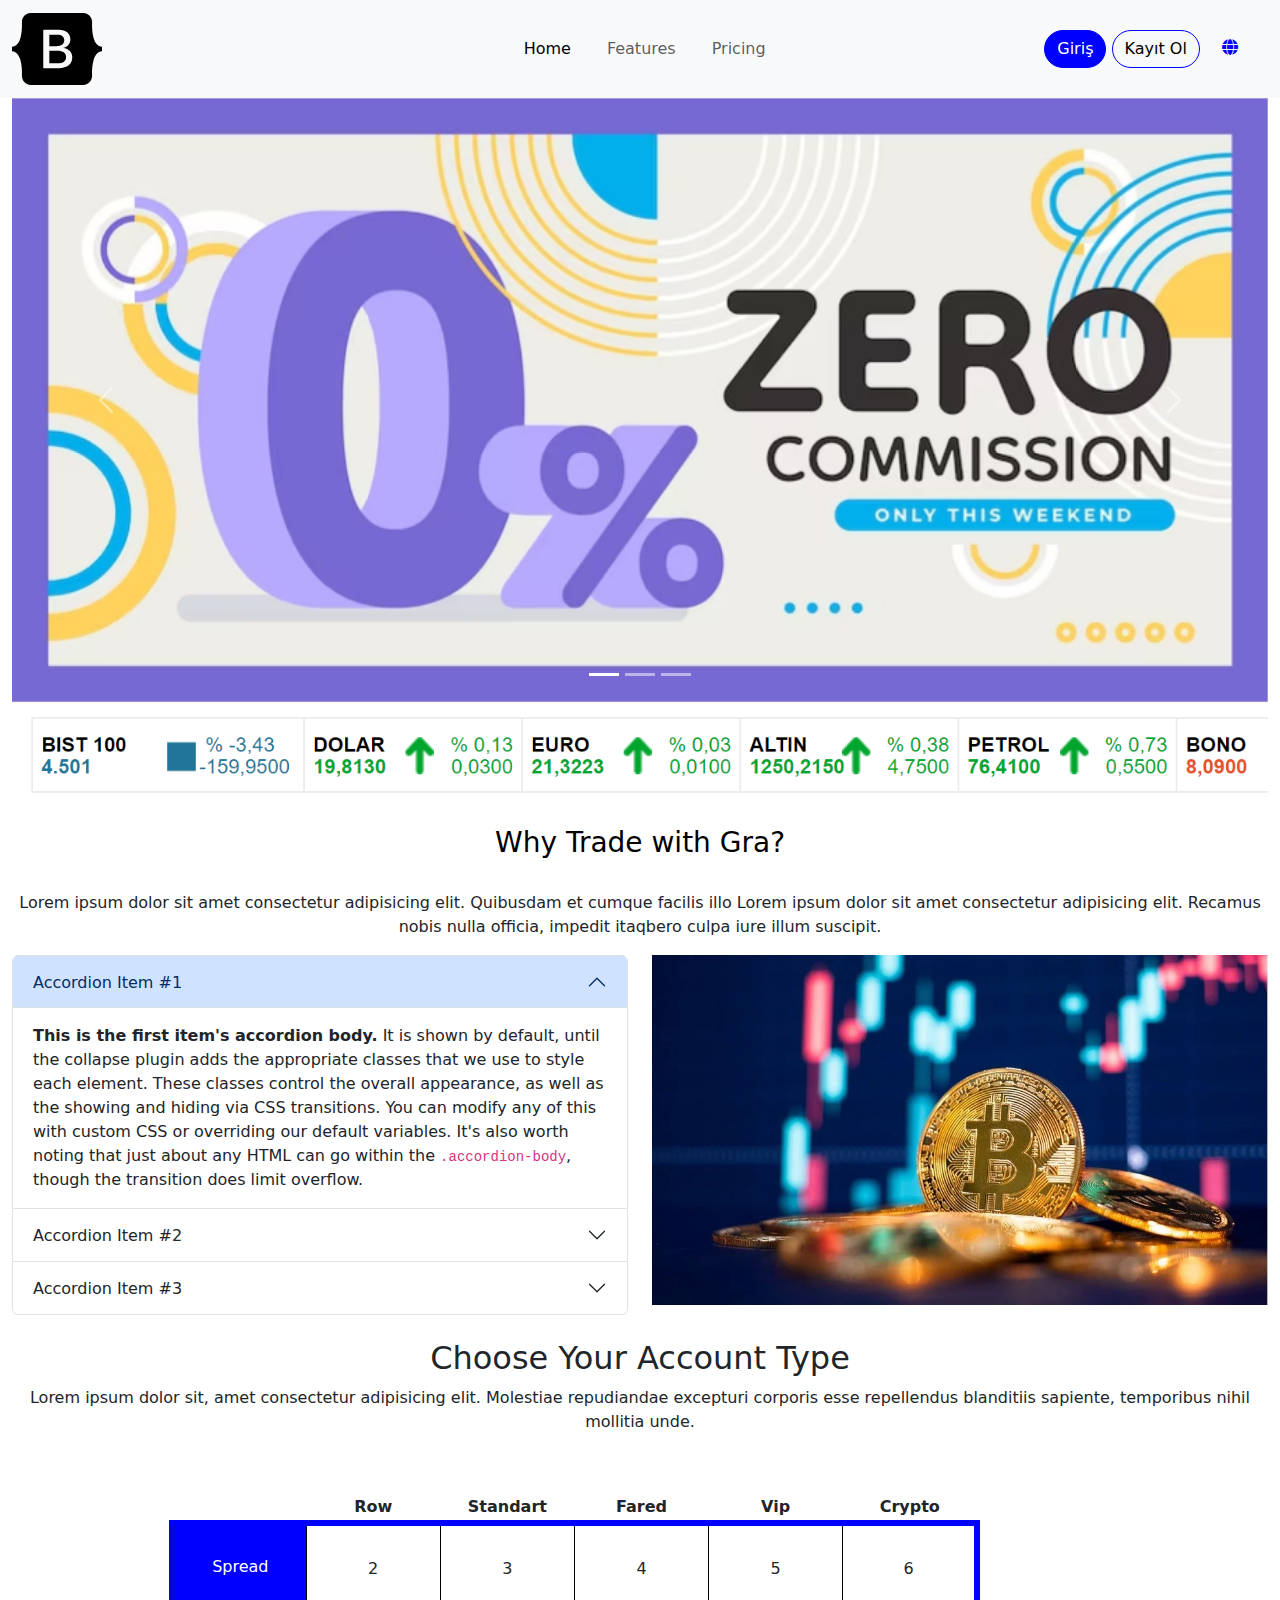
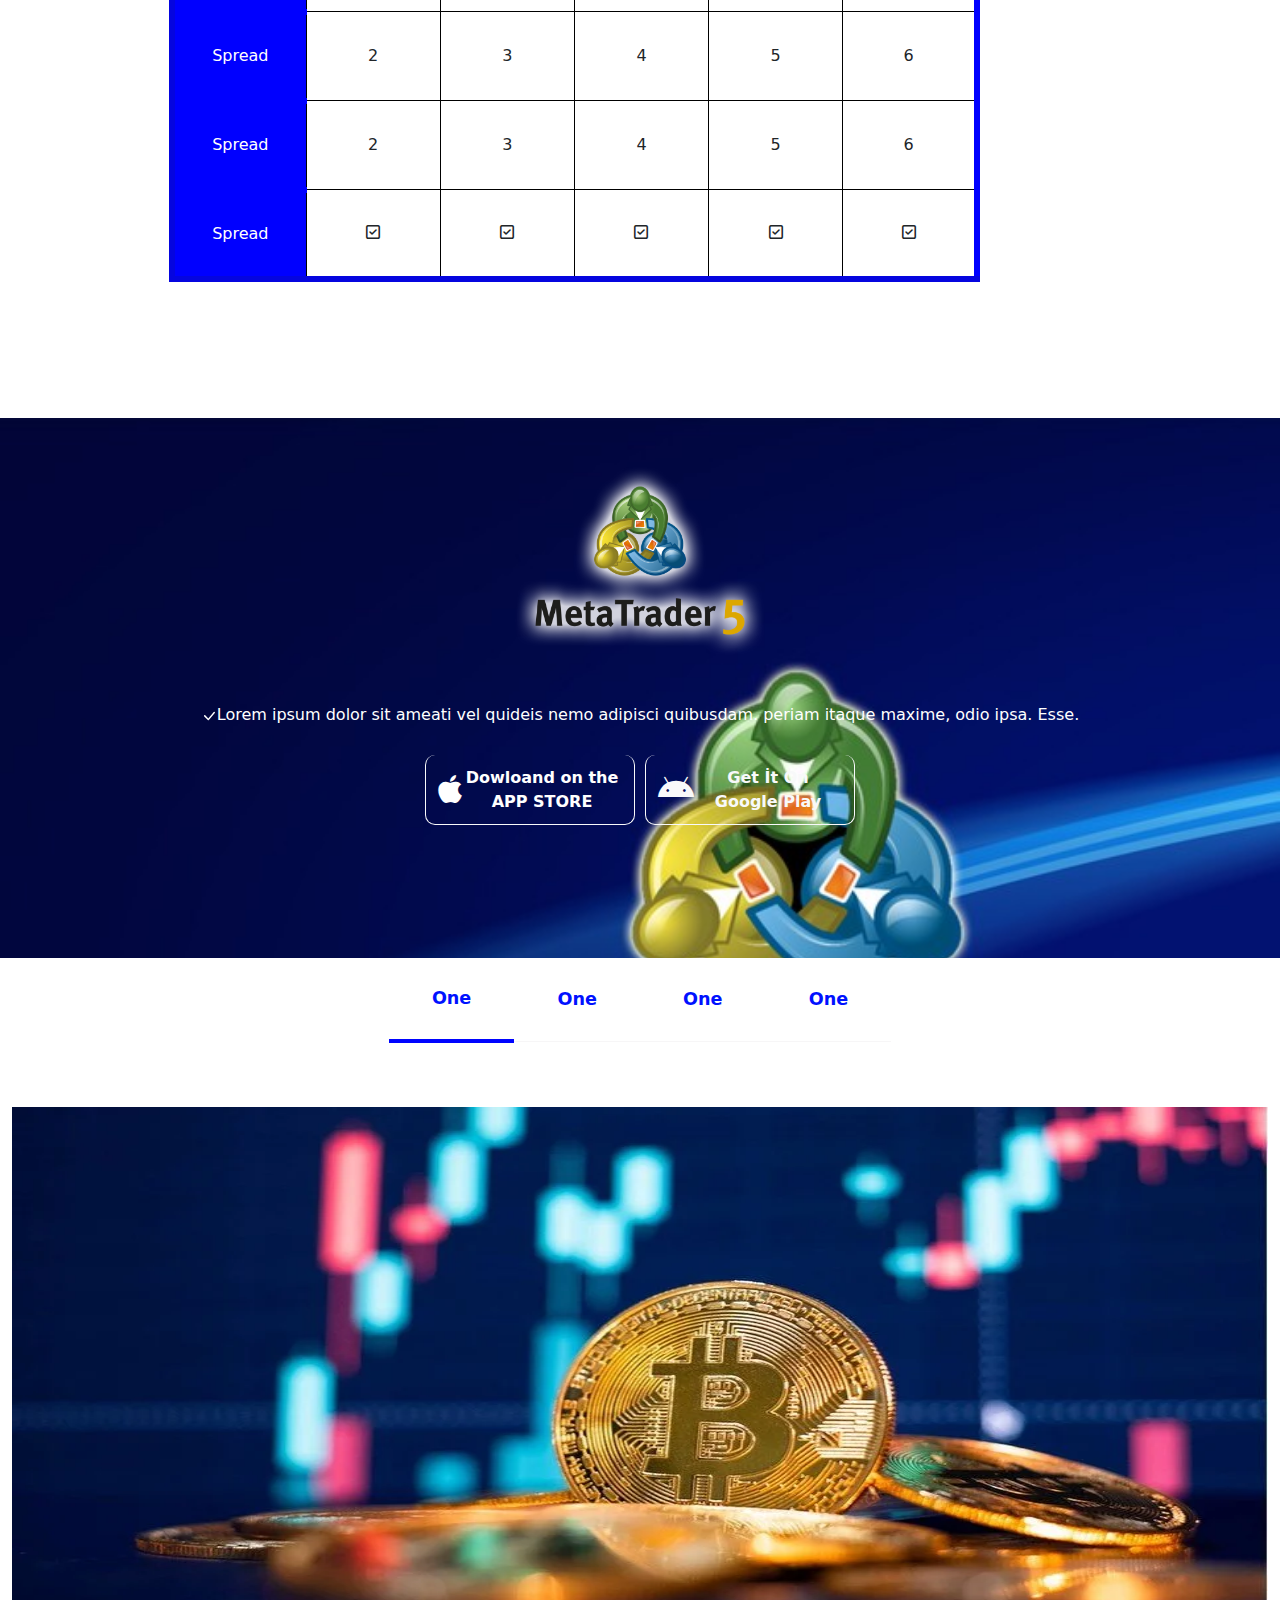
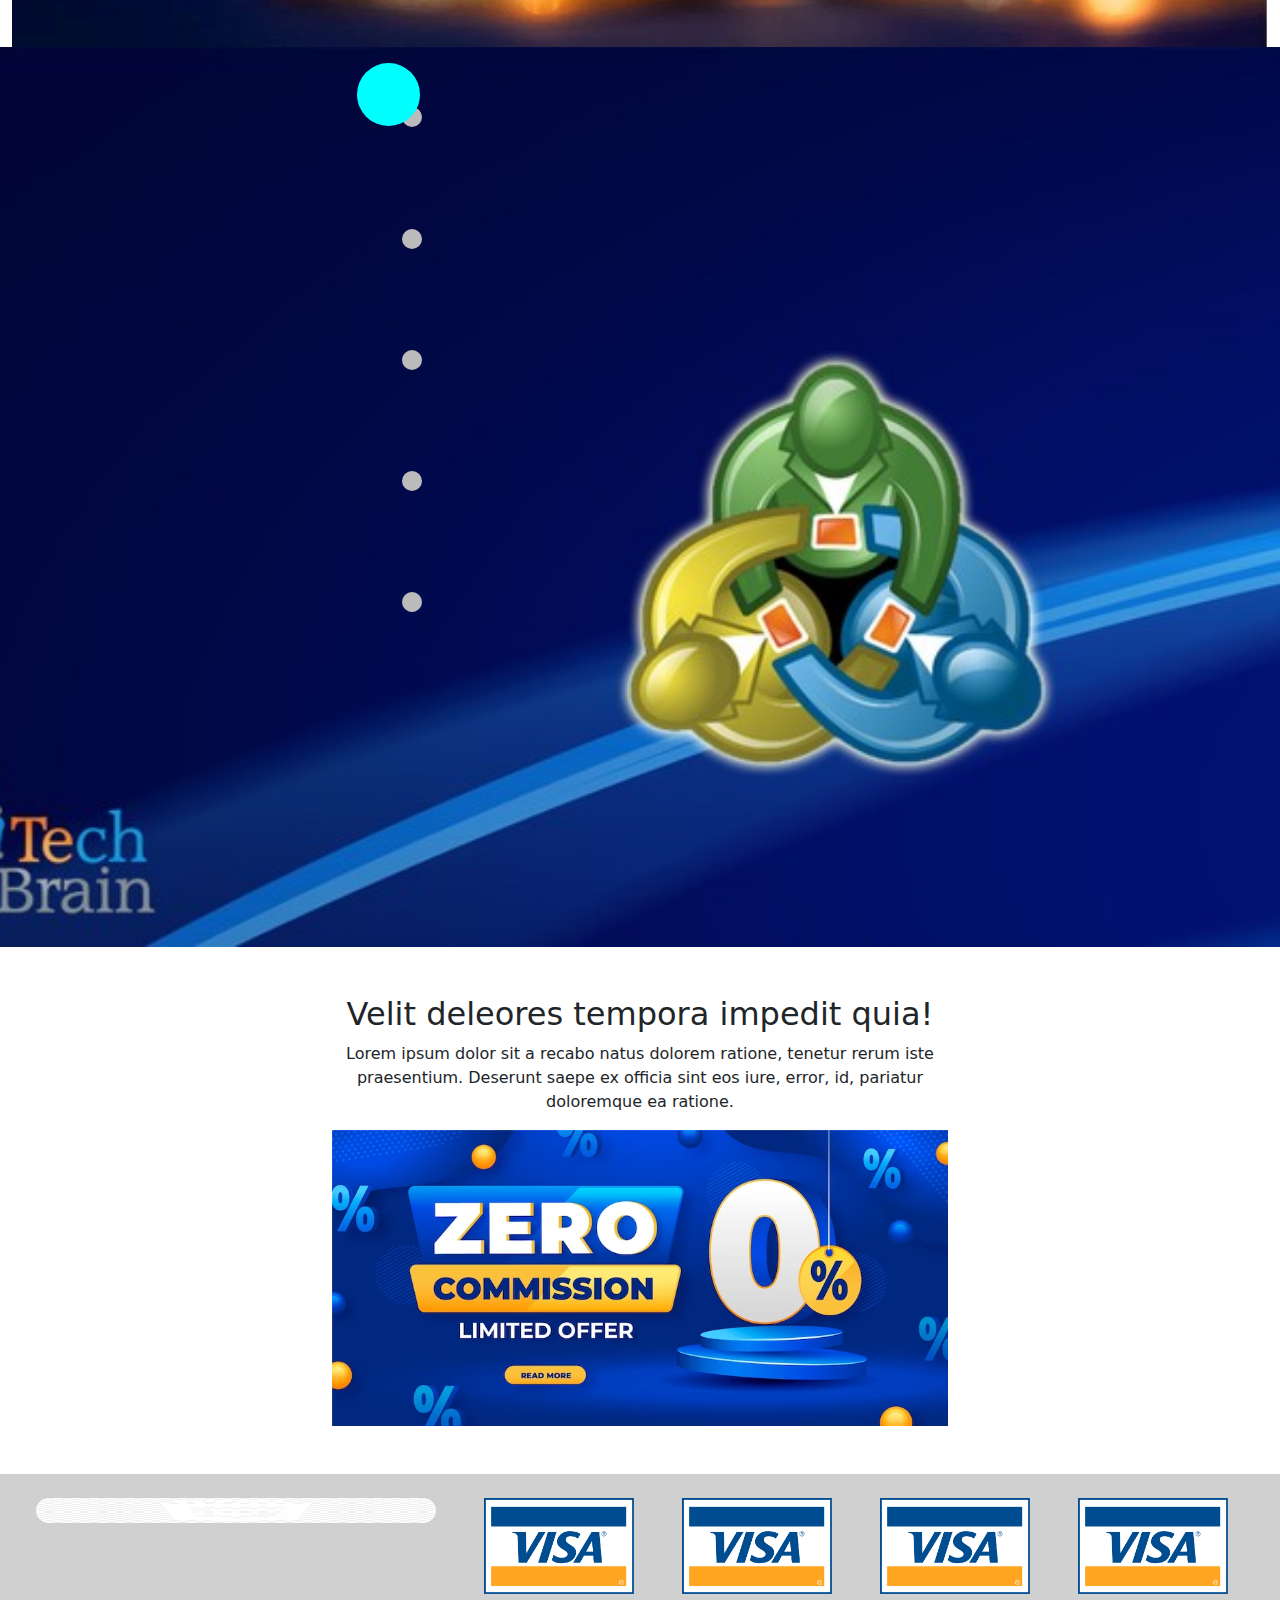
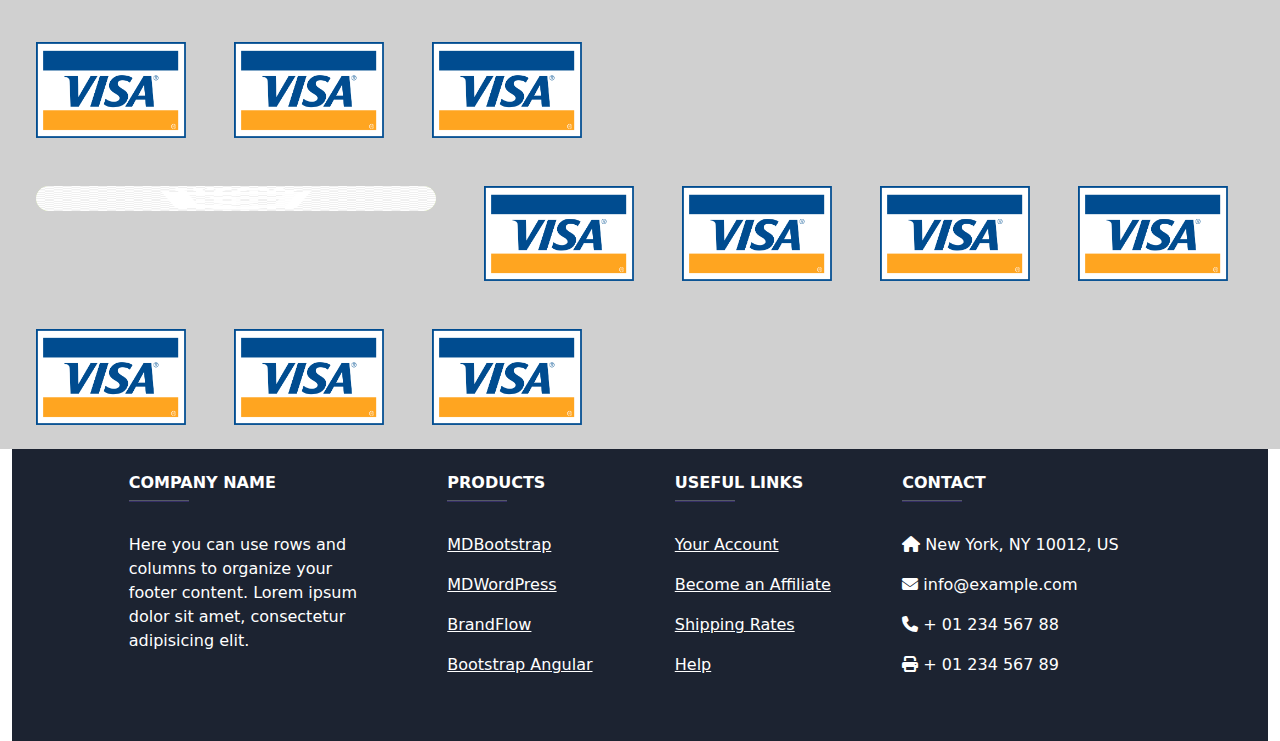
<file: index.html>
<!DOCTYPE html>
<html lang="en">
<head>
    <meta charset="UTF-8">
    <meta http-equiv="X-UA-Compatible" content="IE=edge">
    <meta name="viewport" content="width=device-width, initial-scale=1.0">
    <title>Proje</title>
    <link rel="stylesheet" href="bootstrap.css">
    <link rel="stylesheet" href="still.css">
    <link rel="stylesheet" href="https://cdnjs.cloudflare.com/ajax/libs/font-awesome/6.4.0/css/all.min.css"/>
    <script src="bootstrap.js"></script>
    <script
  src="https://code.jquery.com/jquery-3.3.1.js"
  integrity="sha256-2Kok7MbOyxpgUVvAk/HJ2jigOSYS2auK4Pfzbm7uH60="
  crossorigin="anonymous"></script>

</head>
<body>
  <div class="ust-kisim">
    <nav class="navbar navbar-expand-lg bg-body-tertiary">
      <div class="container-fluid">
        <a class="navbar-brand" href="#"><img src="img/bootstrap-logo-black.svg" width="90" alt=""></a>
        <button class="navbar-toggler" type="button" data-bs-toggle="collapse" data-bs-target="#navbarNav" aria-controls="navbarNav" aria-expanded="false" aria-label="Toggle navigation">
          <span class="navbar-toggler-icon"></span>
        </button>
        <div class="collapse navbar-collapse" id="navbarNav">
          <ul class="navbar-nav mx-auto mr-3">
            <li class="nav-item">
              <a class="nav-link active" aria-current="page" href="#">Home</a>
            </li>
            <li class="nav-item">
              <a class="nav-link" href="#">Features</a>
            </li>
            <li class="nav-item">
              <a class="nav-link" href="#">Pricing</a>
            </li>
          </ul>
          <div class="btn giris-btn">
              <button type="button" class="btn btn-primary giris-buton">Giriş</button>
              <button type="button" class="btn btn-light kayit">Kayıt Ol </button>
              <i class="fa-solid fa-globe p-2 world"></i>
          </div>                
        </div>
      </div>
    </nav>
 </div>
    



<div class="container-fluid">
  <div class="row">
    <div class="col-md-12 slide">
      <div id="carouselExampleCaptions" class="carousel slide">
        <div class="carousel-indicators">
          <button type="button" data-bs-target="#carouselExampleCaptions" data-bs-slide-to="0" class="active" aria-current="true" aria-label="Slide 1"></button>
          <button type="button" data-bs-target="#carouselExampleCaptions" data-bs-slide-to="1" aria-label="Slide 2"></button>
          <button type="button" data-bs-target="#carouselExampleCaptions" data-bs-slide-to="2" aria-label="Slide 3"></button>
        </div>
        <div class="carousel-inner">
          <div class="carousel-item active">
            <img src="img/sale-banner-zero-commission-template-design_23-2149834592.avif" class="w-100" height="100%" width="100%" alt="...">
            <div class="carousel-caption d-none d-md-block">
            </div>
          </div>
          <div class="carousel-item">
            <img src="img/bitcoin.webp" class="d-block w-100" alt="...">
            <div class="carousel-caption d-none d-md-block">
            </div>
          </div>
          <div class="carousel-item">
            <img src="img/gradient-zero-commission-sale-banner_52683-98503.avif" class="d-block w-100" alt="...">
            <div class="carousel-caption d-none d-md-block">
            </div>
          </div>
        </div>
        <button class="carousel-control-prev" type="button" data-bs-target="#carouselExampleCaptions" data-bs-slide="prev">
          <span class="carousel-control-prev-icon" aria-hidden="true"></span>
          <span class="visually-hidden">Önceki</span>
        </button>
        <button class="carousel-control-next" type="button" data-bs-target="#carouselExampleCaptions" data-bs-slide="next">
          <span class="carousel-control-next-icon" aria-hidden="true"></span>
          <span class="visually-hidden">Sonraki</span>
        </button>
      </div>
    </div>
  </div>
</div>
    
        
     
      </div>
        <div class="container-fluid endex">
          <div class="row">
            <div class="col-md-12">
             <img  class="img-fluid" src="img/Adsız.png" alt="">
            </div>
          </div>
        </div>
         
        <div class="container-fluid">
          <div class="row">
            <div class="col-md-12">
              <h3 class="d-flex align-items-center justify-content-center p-4 text-black">Why Trade with Gra?</h3>
              <p class="d-flex justify-content-center align-items-center text-center">Lorem ipsum dolor sit amet consectetur adipisicing elit. Quibusdam et cumque facilis illo Lorem ipsum dolor sit amet consectetur adipisicing elit. Recamus nobis nulla officia, impedit itaqbero culpa iure illum suscipit.</p>
            </div>
          </div>
        </div>
         
<div class="container-fluid">
  <div class="row d-flex">
    <div class="col-md-6">
      <div class="accordion" id="accordionExample">
        <div class="accordion-item">
          <h2 class="accordion-header" id="headingOne">
            <button onclick="document.getElementById('myImage').src='img/bitcoin.webp'" class="accordion-button" type="button" data-bs-toggle="collapse" data-bs-target="#collapseOne" aria-expanded="true" aria-controls="collapseOne">
              Accordion Item #1
            </button>
          </h2>
          <div id="collapseOne" class="accordion-collapse collapse show" aria-labelledby="headingOne" data-bs-parent="#accordionExample">
            <div class="accordion-body">
              <strong>This is the first item's accordion body.</strong> It is shown by default, until the collapse plugin adds the appropriate classes that we use to style each element. These classes control the overall appearance, as well as the showing and hiding via CSS transitions. You can modify any of this with custom CSS or overriding our default variables. It's also worth noting that just about any HTML can go within the <code>.accordion-body</code>, though the transition does limit overflow.
            </div>
          </div>
        </div>
        <div class="accordion-item">
          <h2 class="accordion-header" id="headingTwo">
            <button onclick="document.getElementById('myImage').src='img/sale-banner-zero-commission-template-design_23-2149834592.avif'" class="accordion-button collapsed" type="button" data-bs-toggle="collapse" data-bs-target="#collapseTwo" aria-expanded="false" aria-controls="collapseTwo" >
              Accordion Item #2
            </button>
          </h2>
          <div id="collapseTwo" class="accordion-collapse collapse" aria-labelledby="headingTwo" data-bs-parent="#accordionExample">
            <div class="accordion-body">
              <strong>This is the second item's accordion body.</strong> It is hidden by default, until the collapse plugin adds the appropriate classes that we use to style each element. These classes control the overall appearance, as well as the showing and hiding via CSS transitions. You can modify any of this with custom CSS or overriding our default variables. It's also worth noting that just about any HTML can go within the <code>.accordion-body</code>, though the transition does limit overflow.
            </div>
          </div>
        </div>
        <div class="accordion-item">
          <h2 class="accordion-header" id="headingThree">
            <button onclick="document.getElementById('myImage').src='img/gradient-zero-commission-sale-banner_52683-98503.avif'" class="accordion-button collapsed" type="button" data-bs-toggle="collapse" data-bs-target="#collapseThree" aria-expanded="false" aria-controls="collapseThree">
              Accordion Item #3
            </button>
          </h2>
          <div id="collapseThree" class="accordion-collapse collapse" aria-labelledby="headingThree" data-bs-parent="#accordionExample">
            <div class="accordion-body">
              <strong>This is the third item's accordion body.</strong> It is hidden by default, until the collapse plugin adds the appropriate classes that we use to style each element. These classes control the overall appearance, as well as the showing and hiding via CSS transitions. You can modify any of this with custom CSS or overriding our default variables. It's also worth noting that just about any HTML can go within the <code>.accordion-body</code>, though the transition does limit overflow.
            </div>
          </div>
        </div>
      </div>
    </div>
    <div class="col-md-6">
      <img class="img-fluid" src="img/bitcoin.webp" alt="" id="myImage">
    </div>
  </div>
</div>
        <div class="container-fluid p-4">
          <div class="row">
            <div class="col-md-12 ">
              <h2 class="text-center">Choose Your Account Type</h2>
              <p class="text-center">Lorem ipsum dolor sit, amet consectetur adipisicing elit. Molestiae repudiandae excepturi corporis esse repellendus blanditiis sapiente, temporibus nihil mollitia unde.</p>
            </div>
          </div>
        </div> 

<div class="container-fluid">
  <div class="row">
    <div class="col-md-12 d-flex align-items-center justify-content-center table">
      <table style="width: 75%; height: 200px;">
        <tr class="text-center nohover">
          <th></th>
          <th class="hover2">Row</th>
          <th>Standart</th>
          <th>Fared</th>
          <th>Vip</th>
          <th>Crypto</th>
          <th class="bordersiz"></th>
        </tr>
        <tr class="text-center satır ">
          <td class="mavi satır1 sol-mavi">Spread</td>
          <td class="hover2 ust-mavi">2</td>
          <td class="ust-mavi">3</td>
          <td class="ust-mavi">4</td>
          <td class="ust-mavi">5</td>
          <td class="sag-mavi ust-mavi">6</td>
          <td class="bordersiz">Get Started</td>
        </tr>
        <tr class="text-center satır">
          <td class="mavi beyaz satır1 sol-mavi">Spread</td>
          <td class="hover2">2</td>
          <td>3</td>
          <td>4</td>
          <td>5</td>
          <td class="sag-mavi">6</td>
          <td class="bordersiz">Get Started</td>
        </tr>
        <tr class="text-center satır">
          <td class="mavi beyaz satır1 sol-mavi">Spread</td>
          <td class="hover2">2</td>
          <td>3</td>
          <td>4</td>
          <td>5</td>
          <td class="sag-mavi">6</td>
          <td class="bordersiz">Get Started</td>
        </tr>
        <tr class="text-center satır ">
          <td  class="satır1 mavi alt-mavi sol-mavi">Spread</td>
          <td class=" alt-mavi hover2"><i class="fa-regular fa-square-check"></i></td>
          <td class=" alt-mavi"><i class="fa-regular fa-square-check"></i></td>
          <td class=" alt-mavi"><i class="fa-regular fa-square-check"></i></td>
          <td class=" alt-mavi"><i class="fa-regular fa-square-check"></i></td>
          <td class="sag-mavi alt-mavi"><i class="fa-regular fa-square-check"></i></td>
          <td class="bordersiz">Get Started</td>
        </tr>
      </table>
    </div>
  </div>
</div>

    <div class="container-fluid">
      <div class="row">
        <div class="col-md-12 meta">
          <div class="img d-flex justify-content-center align-items-center m-logo m-4 p-4">
            <img src="img/mt5logoclean.png" width="250px" alt="">
          </div>
          <p class="text-center meta-title"> <svg xmlns="http://www.w3.org/2000/svg" width="16" height="16" fill="currentColor" class="bi bi-check-lg" viewBox="0 0 16 16">
            <path d="M12.736 3.97a.733.733 0 0 1 1.047 0c.286.289.29.756.01 1.05L7.88 12.01a.733.733 0 0 1-1.065.02L3.217 8.384a.757.757 0 0 1 0-1.06.733.733 0 0 1 1.047 0l3.052 3.093 5.4-6.425a.247.247 0 0 1 .02-.022Z"/>
          </svg>Lorem ipsum dolor sit ameati vel quideis nemo adipisci quibusdam. periam itaque maxime, odio ipsa. Esse.</p>
         <div class="btn meta-btn text-center">
          <button type="button" onclick="window.location.href='https://www.apple.com/tr/store'" class="btn btn-outline-light meta-btn1 d-flex align-items-center justify-content-center fw-bolder"><i class="fa-brands fa-apple fa-2xl"></i>Dowloand on the  APP STORE</button>
          <button type="button" onclick="window.location.href='https://play.google.com/store/games?hl=tr&gl=US'" class="btn btn-outline-light meta-btn2 d-flex align-items-center justify-content-center fw-bolder"><i class="fa-brands fa-android fa-2xl"></i>Get İt On Google Play</button>
         </div>
        </div>
      </div>
    </div>   
<div class="container-fluid">
  <div class="row ">
    <div class="col-md-12">
      <div class="tabs d-flex justify-content-center align-items-center img-fluid">
        <div class="tab-2 ">
          <label for="tab2-1" onclick="document.getElementById('myImage1').src='img/bitcoin.webp'" class="fw-bold">One</label>
          <input id="tab2-1" name="tabs-two" type="radio" checked="checked">
          <div>
         
          </div>
        </div>
        <div class="tab-2">
          <label for="tab2-2" onclick="document.getElementById('myImage1').src='img/gradient-zero-commission-sale-banner_52683-98503.avif'" class="fw-bold">One</label>
          <input id="tab2-2" name="tabs-two" type="radio">
          <div>
           
          </div>
        </div>
        <div class="tab-2">
          <label for="tab2-3" onclick="document.getElementById('myImage1').src='img/sale-banner-zero-commission-template-design_23-2149834592.avif'" class="fw-bold">One</label>
          <input id="tab2-3" name="tabs-two" type="radio" >
          <div>
           
          </div>
        </div>
        <div class="tab-2">
          <label for="tab2-4" onclick="document.getElementById('myImage1').src='img/1655876562-8b760363b864400a06f7f5cd73f7dee4.png'" class="fw-bold">One</label>
          <input id="tab2-4" name="tabs-two" type="radio">
          <div>
          </div>
        </div>
      </div>
    </div>
    <img class="img-fluid d-flex justify-content-center align-items-center" src="img/bitcoin.webp" alt="" id="myImage1">
  </div>
</div>

<div class="container-fluid ">
  <div class="row">
    <div class="col-md-6 market">
      <div id="radios">
        <label for="input1"><span class="dot"></span></label>
        <input  id="input1" name="radio" type="radio" />
        <label for="input2"><span class="dot"></span></label>
        <input  id="input2" name="radio" type="radio" />
        <label for="input3"><span class="dot"></span></label>
        <input  id="input3" name="radio" type="radio" />
        <label for="input4"><span class="dot"></span></label>
        <input  id="input4" name="radio" type="radio" />
        <label for="input5"><span class="dot"></span></label>
        <input  id="input5" name="radio" type="radio" />
        <span id="slider"></span>
      </div>
    </div>
  </div>
</div>

<div class="container-fluid">
  <div class="row d-flex justify-content-center my-4 py-4">
    <div class="col-md-6 derece">
      <h2 class="text-center">Velit deleores tempora impedit quia!</h2>
      <p class="text-center">Lorem ipsum dolor sit a recabo natus dolorem ratione, tenetur rerum iste praesentium. Deserunt saepe ex officia sint eos iure, error, id, pariatur doloremque ea ratione.</p>
      <div class="img-fluid">
        <img class="img-fluid doksan" src="img/gradient-zero-commission-sale-banner_52683-98503.avif" alt="">
      </div>
    </div>
  </div>
</div>

<div class="container-fluid">
  <div class="row kartlik">
    <div class="col-md-12 d-flex img-fluid flex-wrap">
      <img class="img-fluid m-4 ani" src="img/w3c-html5-logo-html-logo-png-whiteblack-and-white-png-free-transparent-png-images-pngaaacom.png" width="150px" alt="">
      <img class="img-fluid m-4" src="img/Old_Visa_Logo.svg.png" width="150px" alt="">
      <img class="img-fluid m-4" src="img/Old_Visa_Logo.svg.png" width="150px" alt="">
      <img class="img-fluid m-4" src="img/Old_Visa_Logo.svg.png" width="150px" alt="">
      <img class="img-fluid m-4" src="img/Old_Visa_Logo.svg.png" width="150px" alt="">
      <img class="img-fluid m-4" src="img/Old_Visa_Logo.svg.png" width="150px" alt="">
      <img class="img-fluid m-4" src="img/Old_Visa_Logo.svg.png" width="150px" alt="">
      <img class="img-fluid m-4" src="img/Old_Visa_Logo.svg.png" width="150px" alt="">
    </div>
  </div>
</div>
<div class="container-fluid">
  <div class="row kartlik">
    <div class="col-md-12 d-flex img-fluid flex-wrap">
      <img class="img-fluid m-4 ani" src="img/w3c-html5-logo-html-logo-png-whiteblack-and-white-png-free-transparent-png-images-pngaaacom.png" width="150px" alt="">
      <img class="img-fluid m-4" src="img/Old_Visa_Logo.svg.png" width="150px" alt="">
      <img class="img-fluid m-4" src="img/Old_Visa_Logo.svg.png" width="150px" alt="">
      <img class="img-fluid m-4" src="img/Old_Visa_Logo.svg.png" width="150px" alt="">
      <img class="img-fluid m-4" src="img/Old_Visa_Logo.svg.png" width="150px" alt="">
      <img class="img-fluid m-4" src="img/Old_Visa_Logo.svg.png" width="150px" alt="">
      <img class="img-fluid m-4" src="img/Old_Visa_Logo.svg.png" width="150px" alt="">
      <img class="img-fluid m-4" src="img/Old_Visa_Logo.svg.png" width="150px" alt="">
    </div>
  </div>
</div>
      
 
<div class="footer">
  <!-- Remove the container if you want to extend the Footer to full width. -->
<div class="container-fluid">

  <!-- Footer -->
  <footer
          class="text-center text-lg-start text-white"
          style="background-color: #1c2331"
          >
  
    <!-- Section: Links  -->
    <section class="">
      <div class="container text-center text-md-start">
        <!-- Grid row -->
        <div class="row p-4">
          <!-- Grid column -->
          <div class="col-md-3 col-lg-4 col-xl-3 mx-auto mb-4">
            <!-- Content -->
            <h6 class="text-uppercase fw-bold">Company name</h6>
            <hr
                class="mb-4 mt-0 d-inline-block mx-auto"
                style="width: 60px; background-color: #7c4dff; height: 2px"
                />
            <p>
              Here you can use rows and columns to organize your footer
              content. Lorem ipsum dolor sit amet, consectetur adipisicing
              elit.
            </p>
          </div>
          <!-- Grid column -->

          <!-- Grid column -->
          <div class="col-md-2 col-lg-2 col-xl-2 mx-auto mb-4">
            <!-- Links -->
            <h6 class="text-uppercase fw-bold">Products</h6>
            <hr
                class="mb-4 mt-0 d-inline-block mx-auto"
                style="width: 60px; background-color: #7c4dff; height: 2px"
                />
            <p>
              <a href="#!" class="text-white">MDBootstrap</a>
            </p>
            <p>
              <a href="#!" class="text-white">MDWordPress</a>
            </p>
            <p>
              <a href="#!" class="text-white">BrandFlow</a>
            </p>
            <p>
              <a href="#!" class="text-white">Bootstrap Angular</a>
            </p>
          </div>
          <!-- Grid column -->

          <!-- Grid column -->
          <div class="col-md-3 col-lg-2 col-xl-2 mx-auto mb-4">
            <!-- Links -->
            <h6 class="text-uppercase fw-bold">Useful links</h6>
            <hr
                class="mb-4 mt-0 d-inline-block mx-auto"
                style="width: 60px; background-color: #7c4dff; height: 2px"
                />
            <p>
              <a href="#!" class="text-white">Your Account</a>
            </p>
            <p>
              <a href="#!" class="text-white">Become an Affiliate</a>
            </p>
            <p>
              <a href="#!" class="text-white">Shipping Rates</a>
            </p>
            <p>
              <a href="#!" class="text-white">Help</a>
            </p>
          </div>
          <!-- Grid column -->

          <!-- Grid column -->
          <div class="col-md-4 col-lg-3 col-xl-3 mx-auto mb-md-0 mb-4">
            <!-- Links -->
            <h6 class="text-uppercase fw-bold">Contact</h6>
            <hr
                class="mb-4 mt-0 d-inline-block mx-auto"
                style="width: 60px; background-color: #7c4dff; height: 2px"
                />
            <p><i class="fas fa-home mr-3"></i> New York, NY 10012, US</p>
            <p><i class="fas fa-envelope mr-3"></i> info@example.com</p>
            <p><i class="fas fa-phone mr-3"></i> + 01 234 567 88</p>
            <p><i class="fas fa-print mr-3"></i> + 01 234 567 89</p>
          </div>
          <!-- Grid column -->
        </div>
        <!-- Grid row -->
      </div>
    </section>
    <!-- Section: Links  -->

    
  </footer>
  <!-- Footer -->

</div>
<!-- End of .container -->
</div>
</div>
<script src="site.js"></script>
</body>
</html>
</file>
<file: still.css>
.giris-btn .btn{
    border: 1px solid blue;
    border-radius: 20px; 
}
.giris-buton{
    background-color: blue !important;
}
.giris-buton:hover{
    background-color: white !important;
    color: black;
}
.world{
    width: 50px;
    color: blue;
}
.navbar-nav{
   position: relative;
    left: 70px;
    padding: 10px !important;
    display: flex;
    margin: auto;
    flex-wrap: wrap;
    gap: 20px;
}
.slide{
    background-size:cover !important;
}
.endex{
 display: flex;
 align-items: center;
 justify-content: center;
}
.yüzde-sifir{
    position: relative;
    top: 60px;
}
.demo
{
	padding: 1px 0;
}
.heading-title
{
	margin-bottom: 50px;
}
.pricingTable {
    border: 1px solid #dbdbdb;
    box-shadow: 0 0 10px rgba(0, 0, 0, 0.14);
    margin: 0 -15px;
    text-align: center;
    transition: all 0.4s ease-in-out 0s;
}

.pricingTable:hover{
    border: 2px solid #e46367;
    margin-top: -30px;
}

.pricingTable .pricingTable-header{
    padding: 30px 10px;
}

.pricingTable .heading{
    display: block;
    color: #000;
    font-weight: 900;
    text-transform: uppercase;
    font-size:21px;
}


.pricingTable .pricing-plans {
    padding-bottom: 25px;
    border-bottom: 1px solid #d0d0d0;
    color: #000;
    font-weight: 900;
}

.pricingTable .price-value{
    color: #474747;
    display: block;
    font-size: 25px;
    font-weight: 800;
    line-height: 35px;
    padding: 0 10px;
}

.pricingTable .price-value span{
    font-size: 30px;
}

.pricingTable .subtitle{
    color: #82919f;
    display: block;
    font-size: 15px;
    margin-top: 15px;
    font-weight: 100;
}

.pricingTable .pricingContent ul{
    padding: 0;
    list-style: none;
    margin-bottom: 0;
}

.pricingTable .pricingContent ul li{
    padding: 20px 0;
}

.pricingTable .pricingContent ul li:nth-child(odd) {
    background-color: #fff;
}

.pricingTable .pricingContent ul li:last-child{
    border-bottom: 1px solid #dbdbdb;
}

.pricingTable .pricingTable-sign-up{
    padding: 25px 0;
}

.pricingTable .btn-block{
    width: 50%;
    margin: 0 auto;
    background: #e46367;
    border:1px solid transparent;
    padding: 10px 5px;
    color:#fff;
    text-transform: capitalize;
    border-radius: 5px;
    transition:0.3s ease;
}

.pricingTable .btn-block:after{
    content: "\f090";
    font-family: 'FontAwesome';
    padding-left: 10px;
    font-size: 15px;
}

.pricingTable:hover .btn-block{
    background:#fff;
    color: #e46367;
    border:1px solid #e46367;
}

@media screen and (max-width:990px){
    .pricingTable{
        margin-bottom: 30px;
    }
}

@media screen and (max-width:767px){
    .pricingTable{
       margin: 0 0 30px 0;
    }
}
.meta{ 
    background-image: url(img/612038_b4c4_3.jpg);
    background-repeat: no-repeat;
    background-size: cover;
    width: 100%;
    height: 60vh;
}
.meta-title{
    color: rgb(255, 255, 255);
  
   
}

.meta-btn{
    display: flex;
    align-items: center;
    justify-content: center;
}
.meta-btn1{
   
    color: white;
    margin: 5px;
    height: 70px;
    width: 210px;
    border-radius: 10px;
    border-top: none;
}


.meta-btn2{
    
    margin: 5px;
    height: 70px;
    width: 210px;
    border-radius: 10px;
    border-top: none;
}
table{
    box-sizing: border-box;
    border-collapse: collapse;
    table-layout: fixed;
    margin: 70px;
    position: relative;
    bottom: 50px;
    border-radius: 20px;

  
}


.tr,td{
    border: 1px solid rgb(0, 0, 0);
    padding: 20px;
    
}


.mavi{
    color: white;
    background-color: blue;
    border-top:6px solid blue;
}


.ust-mavi{
    border-top: 6px solid blue;

}
.sag-mavi{
    border-right: 6px solid blue;
}
.alt-mavi{
    border-bottom: 6px solid rgb(5, 5, 223);
}
.sol-mavi{
    border-left: 6px solid rgb(5, 5, 223);
}
tr:hover{
    background-color: rgb(17, 0, 255);
}
.nohover{
    pointer-events: none;
}
tr:hover {
    color: rgb(255, 255, 255);
  
}
.td:hover {
    color: rgb(0, 0, 0);
  
}

.satır:hover{
    background-color: rgb(0, 4, 255);
}
.satır:hover .satır1{
  background-color: rgb(255, 255, 255);
  color: black;
}
.bordersiz{
    border-right: 0;
   border-color: white;
   color: white;

}
.btn-primary{
    color: white;
    background-color: white;
    border: none;
}
.satır:hover .bordersiz{
 color: white;
 border-radius: 10px;
}
.tab{
    position: relative;
    left: 300px;
    top: 10px;
   
}
.tabyukari{
    position: relative;
    bottom: 20px;
}

  button:focus,
  input:focus,
  textarea:focus,
  select:focus {
    outline: none; }

   
   
  
  .tabs {
    display: flex;
    justify-content: center;
    align-items: center;
    display: -webkit-flex;
    display: -moz-flex;
    display: flex;
    -webkit-flex-wrap: wrap;
    -moz-flex-wrap: wrap;
    flex-wrap: wrap;
    margin: 0;
    overflow: hidden; }
    .tabs [class^="tab"] label,
    .tabs [class*=" tab"] label {
      color: #0011ff;
      cursor: pointer;
      display: block;
      font-size: 1.1em;
      font-weight: 400;
      line-height: 1em;
      padding: 2rem 0;
      text-align: center; }
    .tabs [class^="tab"] [type="radio"],
    .tabs [class*=" tab"] [type="radio"] {
      border-bottom: 1px solid rgba(239, 237, 239, 0.5);
      cursor: pointer;
      -webkit-appearance: none;
      -moz-appearance: none;
      appearance: none;
      display: block;
      width: 100%;
      -webkit-transition: all 0.3s ease-in-out;
      -moz-transition: all 0.3s ease-in-out;
      -o-transition: all 0.3s ease-in-out;
      transition: all 0.1s ease-in; }
      .tabs [class^="tab"] [type="radio"]:hover, .tabs [class^="tab"] [type="radio"]:focus,
      .tabs [class*=" tab"] [type="radio"]:hover,
      .tabs [class*=" tab"] [type="radio"]:focus {
        border-bottom: 2px solid #0004ff; }
      .tabs [class^="tab"] [type="radio"]:checked,
      .tabs [class*=" tab"] [type="radio"]:checked {
        border-bottom: 4px solid #0004ff; }
      .tabs [class^="tab"] [type="radio"]:checked + div,
      .tabs [class*=" tab"] [type="radio"]:checked + div {
        opacity: 1; }
      .tabs [class^="tab"] [type="radio"] + div,
      .tabs [class*=" tab"] [type="radio"] + div {
        display: block;
        opacity: 0;
        padding: 2rem 0;
        width: 90%; }
    .tabs .tab-2 {
      width: 10%; }
      .tabs .tab-2 [type="radio"] + div {
        width: 200%;
        margin-left: 200%; }
      .tabs .tab-2 [type="radio"]:checked + div {
        margin-left: 0; }
      .tabs .tab-2:last-child [type="radio"] + div {
        margin-left: 100%; }
      .tabs .tab-2:last-child [type="radio"]:checked + div {
        margin-left: -100%; }
        .tabs .tab-3 {
        width: 10%; }
        .tabs .tab-3 [type="radio"] + div {
         width: 200%;
        margin-left: 200%; }
        .tabs .tab-3 [type="radio"]:checked + div {
        margin-left: 0; }
        .tabs .tab-3:last-child [type="radio"] + div {
        margin-left: 100%; }
        .tabs .tab-3:last-child [type="radio"]:checked + div {
        margin-left: -100%; }
        .tabs .tab-4 {
            width: 10%; }
            .tabs .tab-4 [type="radio"] + div {
             width: 200%;
            margin-left: 200%; }
            .tabs .tab-4 [type="radio"]:checked + div {
            margin-left: 0; }
            .tabs .tab-4:last-child [type="radio"] + div {
            margin-left: 100%; }
            .tabs .tab-4:last-child [type="radio"]:checked + div {
            margin-left: -100%; }

            .dot {
                
                position: relative;
                left: 60px;
                top: 60px;
                height: 20px;
                width: 20px;
                background-color: #bbb;
                border-radius: 50%;
                display: inline-block;
               
              }
              
            
#myImage1{
  display: flex;
  justify-content: center ;
  align-items: center;
  height: 60vh;
}



.r1{
    position: relative;
    right: 250px;
    top: 50px;
}
.market{
    background-image: url(img/612038_b4c4_3.jpg);
    height: 100vh;
    width: 100%;
    background-position: center;
    background-size: cover;
    position: relative;
}

#radios{
    display: grid;
    position:relative;
    width:50%;
    margin:0 auto;
    
  }
#radios input[type="radio"]{
    position:absolute;
    right:1000%;
  }
 #radios label{
    
    width:15%;
    padding-bottom:15%;
    margin:0 2.5%;
    background:transparent;
    border-radius:50%;
    cursor:pointer;
   
    
    
  }
  #slider{
    position:absolute;
    left:0%; top:0;
    width:10%; padding-bottom:10%;
    margin:2.5% 0 0 5%;
    background:rgb(0, 255, 255);
    transition:transform 1s;
    border-radius:50%;
    animation-timing-function: .3s ease-in-out;
    animation-duration:.3s;
    animation-fill-mode: forwards;
    transition: 0.2s left .05s ease-in-out;
  }
  #input1:checked  ~ #slider{ animation-name: input1; top:0%;background-color:  rgb(0, 255, 255); }
  #input2:checked  ~ #slider{ animation-name: input2; top:20%;background-color:  rgb(255, 0, 0); }
  #input3:checked  ~ #slider{ animation-name: input3; top:40%;background-color:  rgb(255, 251, 0); }
  #input4:checked  ~ #slider{ animation-name: input4; top:60%;background-color:  rgb(255, 0, 200); }
  #input5:checked  ~ #slider{ animation-name: input5; top:80%;background-color:  rgb(38, 0, 255); }
  
  @keyframes input1{ 30%, 70% { transform:scale(0.5); } }
  @keyframes input2{ 30%, 70% { transform:scale(0.5); } }
  @keyframes input3{ 30%, 70% { transform:scale(0.5); } }
  @keyframes input4{ 30%, 70% { transform:scale(0.5); } }
  @keyframes input5{ 30%, 70% { transform:scale(0.5); } }

.range{
    position: relative;
    top: 200px;
}
.derece{
    display:grid;
    align-items: center;
    justify-content: center;

}
@media screen and (max-width: 500px){
    .doksan{
        transform: rotate(90deg);
        padding: 80px;
     }
    
}
.kartlik{
    background-color: rgba(169, 169, 169, 0.547);
    
   
}

@keyframes gradientMove {
    0% {
      background-position: 0px 0px;
    }
  
    100% {
      background-position: 100px 0px;
    }
  }
  
  @keyframes reload {
    0% {
      width: 20px;
    }
  
    95% {
      width: 400px;
    }
  
    100% {
      width: 20px;
    }
  }
  

  
  .ani {
    width: 400px;
    height: 25px;
    background: #bedc78;
    background-size: 35px 25px;
    border-radius: 50px;
    box-shadow: inset 0px 1px 3px 0px #F2F2F2;
    animation-name: gradientMove, reload;
    animation-duration: .10s, 10s;
    animation-iteration-count: 4;
    animation-fill-mode: both;
    animation-timing-function: linear;
    animation-direction:alternate-reverse;
    color:  rgba(169, 169, 169, 0.547);
  }
  
  .ani:hover{
    animation-play-state: paused;
  }
</file>
